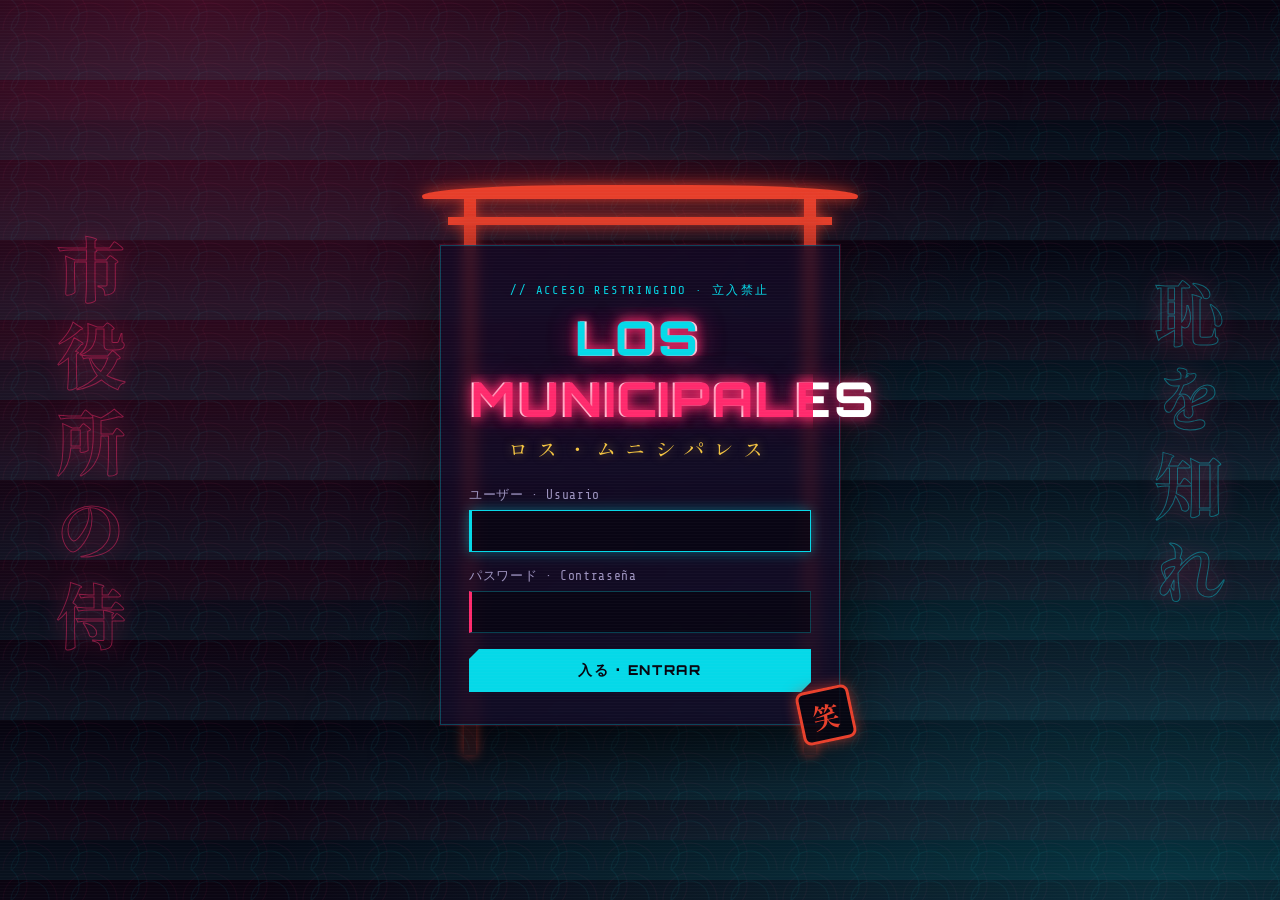
<file: index.html>
<!DOCTYPE html>
<html lang="es">
<head>
  <meta charset="UTF-8">
  <meta name="viewport" content="width=device-width, initial-scale=1.0, viewport-fit=cover">
  <meta name="theme-color" content="#07040f">
  <meta name="apple-mobile-web-app-capable" content="yes">
  <meta name="apple-mobile-web-app-status-bar-style" content="black-translucent">
  <link rel="manifest" href="manifest.webmanifest">
  <link rel="icon" href="icono.svg" type="image/svg+xml">
  <title>Los Municipales</title>
  <link rel="preconnect" href="https://fonts.googleapis.com">
  <link rel="preconnect" href="https://fonts.gstatic.com" crossorigin>
  <link href="https://fonts.googleapis.com/css2?family=Orbitron:wght@500;800&family=Shippori+Mincho:wght@600;800&family=Share+Tech+Mono&display=swap" rel="stylesheet">
  <link rel="stylesheet" href="css/styles.css">
</head>
<body class="pagina-login">
  <div class="lluvia" aria-hidden="true"></div>
  <div class="kanji-lateral izq" aria-hidden="true">市役所の侍</div>
  <div class="kanji-lateral der" aria-hidden="true">恥を知れ</div>

  <main class="puerta">
    <div class="torii" aria-hidden="true">
      <span class="kasagi"></span>
      <span class="nuki"></span>
    </div>

    <div class="tarjeta">
      <p class="eyebrow">// ACCESO RESTRINGIDO · 立入禁止</p>
      <h1 class="glitch" data-text="LOS MUNICIPALES">LOS MUNICIPALES</h1>
      <p class="titulo-jp">ロス・ムニシパレス</p>

      <form id="form-login" autocomplete="off">
        <label for="usuario">ユーザー · Usuario</label>
        <input id="usuario" name="usuario" type="text" required autofocus spellcheck="false">

        <label for="contrasena">パスワード · Contraseña</label>
        <input id="contrasena" name="contrasena" type="password" required>

        <p id="error" class="error" role="alert" hidden></p>

        <button type="submit" class="boton-neon">入る · ENTRAR</button>
      </form>

      <span class="hanko" aria-hidden="true">笑</span>
    </div>
  </main>

  <script src="js/auth.js"></script>
  <script src="js/burlas.js"></script>
  <script>
    if (usuarioActual()) window.location.replace("inicio.html");

    const form = document.getElementById("form-login");
    const error = document.getElementById("error");

    form.addEventListener("submit", async (e) => {
      e.preventDefault();
      const ok = await iniciarSesion(form.usuario.value, form.contrasena.value);
      if (ok) {
        window.location.href = "inicio.html";
        return;
      }
      error.textContent = azar(BURLAS_LOGIN);
      error.hidden = false;
      form.classList.remove("temblor");
      void form.offsetWidth; // reinicia la animación
      form.classList.add("temblor");
      form.contrasena.value = "";
      form.contrasena.focus();
    });
  </script>
</body>
</html>
</file>
<file: css/styles.css>
/* =====================================================================
   Los Municipales — cyberpunk japonés tradicional, pensado para teléfono
   Neón magenta/cian sobre tinta índigo, con bermellón de torii,
   oro de templo, olas seigaiha y caligrafía mincho.
   ===================================================================== */

:root {
  --tinta: #07040f;
  --tinta-2: #120a24;
  --panel: rgba(18, 10, 36, 0.78);
  --texto: #ece6ff;
  --suave: #9d93bf;
  --magenta: #ff2a6d;
  --cian: #05d9e8;
  --bermellon: #e8402c;
  --oro: #f5c542;
  --verde: #39ff88;
  --borde: rgba(5, 217, 232, 0.28);

  --f-cyber: "Orbitron", system-ui, sans-serif;
  --f-jp: "Shippori Mincho", "Yu Mincho", serif;
  --f-mono: "Share Tech Mono", ui-monospace, monospace;
}

* { box-sizing: border-box; }

html { color-scheme: dark; }

body {
  margin: 0;
  min-height: 100vh;
  min-height: 100dvh;
  font-family: var(--f-mono);
  color: var(--texto);
  background-color: var(--tinta);
  overflow-x: hidden;
  -webkit-tap-highlight-color: transparent;
  -webkit-text-size-adjust: 100%;
}

/* Olas seigaiha + resplandor de neón en una capa fija
   (background-attachment: fixed va muy lento en teléfonos) */
body::before {
  content: "";
  position: fixed;
  inset: 0;
  z-index: -1;
  pointer-events: none;
  background-image:
    radial-gradient(ellipse at 15% 0%, rgba(255, 42, 109, 0.22), transparent 55%),
    radial-gradient(ellipse at 90% 100%, rgba(5, 217, 232, 0.18), transparent 55%),
    radial-gradient(circle at 50% 100%, transparent 18px, rgba(5, 217, 232, 0.07) 19px, transparent 20px, transparent 26px, rgba(255, 42, 109, 0.06) 27px, transparent 28px),
    radial-gradient(circle at 0% 50%, transparent 18px, rgba(5, 217, 232, 0.07) 19px, transparent 20px, transparent 26px, rgba(255, 42, 109, 0.06) 27px, transparent 28px);
  background-size: auto, auto, 60px 30px, 60px 30px;
}

/* Líneas de escaneo de monitor CRT */
body::after {
  content: "";
  position: fixed;
  inset: 0;
  pointer-events: none;
  background: repeating-linear-gradient(to bottom, rgba(255, 255, 255, 0.025) 0 1px, transparent 1px 3px);
  z-index: 50;
}

button, a, input { touch-action: manipulation; }

[hidden] { display: none !important; }

/* Lluvia de neón: se anima con transform (GPU), no con background-position */
.lluvia {
  position: fixed;
  left: 0;
  right: 0;
  top: -240px;
  height: calc(100% + 240px);
  pointer-events: none;
  background-image:
    linear-gradient(to bottom, transparent, rgba(5, 217, 232, 0.35)),
    linear-gradient(to bottom, transparent, rgba(255, 42, 109, 0.25));
  background-size: 1px 80px, 1px 120px;
  background-position: 0 0, 37px 0;
  background-repeat: repeat;
  opacity: 0.2;
  will-change: transform;
  animation: lluvia 2.4s linear infinite;
  z-index: 0;
}

@keyframes lluvia {
  to { transform: translate3d(0, 240px, 0); }
}

/* ---------- Tipografía y utilidades ---------- */
.eyebrow {
  margin: 0 0 8px;
  font-size: 0.75rem;
  letter-spacing: 0.2em;
  color: var(--cian);
}

h1, h2, h3 { font-family: var(--f-cyber); margin: 0; }

.glitch {
  position: relative;
  font-size: clamp(1.8rem, 6vw, 3rem);
  font-weight: 800;
  letter-spacing: 0.06em;
  color: #fff;
  text-shadow: 0 0 12px rgba(255, 42, 109, 0.8), 0 0 30px rgba(255, 42, 109, 0.4);
}

.glitch::before,
.glitch::after {
  content: attr(data-text);
  position: absolute;
  inset: 0;
  overflow: hidden;
}

.glitch::before {
  color: var(--cian);
  transform: translate(-2px, 0);
  clip-path: inset(0 0 60% 0);
  animation: glitch 3.2s infinite steps(1);
}

.glitch::after {
  color: var(--magenta);
  transform: translate(2px, 0);
  clip-path: inset(55% 0 0 0);
  animation: glitch 2.7s infinite steps(1) reverse;
}

@keyframes glitch {
  0%, 88%, 100% { transform: translate(0); opacity: 0; }
  90% { transform: translate(-4px, 1px); opacity: 1; }
  93% { transform: translate(3px, -1px); opacity: 1; }
  96% { transform: translate(-1px, 2px); opacity: 1; }
}

.boton-neon {
  font-family: var(--f-cyber);
  font-weight: 800;
  font-size: 0.85rem;
  letter-spacing: 0.12em;
  color: var(--tinta);
  background: var(--cian);
  border: none;
  padding: 12px 20px;
  cursor: pointer;
  clip-path: polygon(10px 0, 100% 0, 100% calc(100% - 10px), calc(100% - 10px) 100%, 0 100%, 0 10px);
  box-shadow: 0 0 18px rgba(5, 217, 232, 0.5);
  transition: background 0.15s, transform 0.1s;
}

.boton-neon:hover { background: var(--magenta); color: #fff; }
.boton-neon:active { transform: scale(0.97); }
.boton-neon:disabled { opacity: 0.35; cursor: not-allowed; }

.boton-fantasma {
  font-family: var(--f-mono);
  background: transparent;
  color: var(--magenta);
  border: 1px solid var(--magenta);
  padding: 6px 12px;
  cursor: pointer;
}

.boton-fantasma:hover { background: var(--magenta); color: #fff; box-shadow: 0 0 14px var(--magenta); }

:focus-visible { outline: 2px solid var(--oro); outline-offset: 2px; }

/* =====================================================================
   LOGIN
   ===================================================================== */
.pagina-login {
  display: grid;
  place-items: center;
  padding: 16px;
}

.kanji-lateral {
  position: fixed;
  top: 50%;
  transform: translateY(-50%);
  writing-mode: vertical-rl;
  font-family: var(--f-jp);
  font-weight: 800;
  font-size: clamp(2rem, 6vw, 4.5rem);
  letter-spacing: 0.2em;
  color: transparent;
  -webkit-text-stroke: 1px rgba(255, 42, 109, 0.45);
  text-shadow: 0 0 24px rgba(255, 42, 109, 0.25);
  pointer-events: none;
  user-select: none;
}

.kanji-lateral.izq { left: 3vw; }
.kanji-lateral.der { right: 3vw; -webkit-text-stroke-color: rgba(5, 217, 232, 0.4); }

.puerta {
  position: relative;
  width: 100%;
  max-width: 400px;
  padding-top: 70px;
  z-index: 1;
}

/* Torii de neón sobre la tarjeta */
.torii {
  position: absolute;
  top: 0;
  left: -18px;
  right: -18px;
  height: 90px;
  pointer-events: none;
}

.torii .kasagi,
.torii .nuki {
  position: absolute;
  left: 0;
  right: 0;
  background: var(--bermellon);
  box-shadow: 0 0 14px rgba(232, 64, 44, 0.9), 0 0 40px rgba(232, 64, 44, 0.4);
}

.torii .kasagi {
  top: 10px;
  height: 14px;
  border-radius: 50% 50% 4px 4px / 100% 100% 4px 4px;
}

.torii .nuki { top: 42px; left: 26px; right: 26px; height: 8px; }

.torii::before,
.torii::after {
  content: "";
  position: absolute;
  top: 20px;
  width: 12px;
  height: 100vh;
  max-height: 560px;
  background: linear-gradient(to bottom, var(--bermellon), rgba(232, 64, 44, 0.15));
  box-shadow: 0 0 12px rgba(232, 64, 44, 0.7);
}

.torii::before { left: 42px; }
.torii::after { right: 42px; }

.tarjeta {
  position: relative;
  background: var(--panel);
  backdrop-filter: blur(6px);
  border: 1px solid var(--borde);
  padding: 36px 28px 32px;
  box-shadow: 0 0 0 1px rgba(255, 42, 109, 0.15), 0 20px 60px rgba(0, 0, 0, 0.6);
  text-align: center;
}

.titulo-jp {
  margin: 4px 0 24px;
  font-family: var(--f-jp);
  font-size: 1.3rem;
  color: var(--oro);
  letter-spacing: 0.4em;
  text-shadow: 0 0 10px rgba(245, 197, 66, 0.5);
}

form { display: flex; flex-direction: column; gap: 6px; text-align: left; }

label { font-size: 0.8rem; color: var(--suave); letter-spacing: 0.05em; }

input {
  font-family: var(--f-mono);
  font-size: 1rem;
  color: var(--texto);
  background: rgba(7, 4, 15, 0.7);
  border: 1px solid var(--borde);
  border-left: 3px solid var(--magenta);
  padding: 11px 12px;
  margin-bottom: 10px;
  width: 100%;
}

input:focus { outline: none; border-color: var(--cian); box-shadow: 0 0 12px rgba(5, 217, 232, 0.4); }

.error {
  margin: 0 0 10px;
  padding: 10px 12px;
  color: #fff;
  background: rgba(232, 64, 44, 0.18);
  border: 1px solid var(--bermellon);
  font-size: 0.9rem;
}

.temblor { animation: temblor 0.4s; }

@keyframes temblor {
  20%, 60% { transform: translateX(-8px); }
  40%, 80% { transform: translateX(8px); }
}

.hanko {
  position: absolute;
  bottom: -18px;
  right: -14px;
  width: 54px;
  height: 54px;
  display: grid;
  place-items: center;
  font-family: var(--f-jp);
  font-weight: 800;
  font-size: 1.7rem;
  color: var(--bermellon);
  border: 3px solid var(--bermellon);
  border-radius: 8px;
  background: rgba(7, 4, 15, 0.85);
  transform: rotate(-12deg);
  box-shadow: 0 0 14px rgba(232, 64, 44, 0.6);
}

/* =====================================================================
   PÁGINA PRIVADA
   ===================================================================== */
.barra {
  position: sticky;
  top: 0;
  z-index: 10;
  display: flex;
  justify-content: space-between;
  align-items: center;
  gap: 10px;
  padding: calc(10px + env(safe-area-inset-top)) max(12px, env(safe-area-inset-right)) 10px max(12px, env(safe-area-inset-left));
  background: rgba(7, 4, 15, 0.92);
  backdrop-filter: blur(8px);
  border-bottom: 1px solid var(--magenta);
  box-shadow: 0 0 20px rgba(255, 42, 109, 0.35);
}

.logo {
  font-family: var(--f-jp);
  font-weight: 800;
  font-size: 1.2rem;
  color: var(--oro);
}

.logo small {
  font-family: var(--f-cyber);
  font-size: 0.6rem;
  letter-spacing: 0.2em;
  color: var(--cian);
  margin-left: 6px;
}

.barra-derecha { display: flex; align-items: center; gap: 8px; }
.saludo { color: var(--cian); }

/* Botón "Competir online" arriba a la derecha */
.boton-online {
  display: inline-flex;
  align-items: center;
  gap: 6px;
  min-height: 40px;
  padding: 8px 14px;
  font-family: var(--f-cyber);
  font-weight: 800;
  font-size: 0.72rem;
  letter-spacing: 0.06em;
  color: #fff;
  text-decoration: none;
  background: linear-gradient(135deg, var(--magenta), #b3005a);
  clip-path: polygon(8px 0, 100% 0, 100% calc(100% - 8px), calc(100% - 8px) 100%, 0 100%, 0 8px);
  box-shadow: 0 0 18px rgba(255, 42, 109, 0.6);
  animation: pulso-online 1.6s ease-in-out infinite alternate;
}

.boton-online b { font-family: var(--f-jp); font-size: 1rem; }

@keyframes pulso-online { to { filter: brightness(1.25); } }

.barra .boton-fantasma { min-height: 40px; }

.estado-jugador { display: flex; flex-wrap: wrap; gap: 6px 16px; margin: 0 0 8px; font-size: 0.9rem; }
.derrotas { color: var(--bermellon); }
.derrotas b { color: #fff; }

.contenido {
  position: relative;
  z-index: 1;
  max-width: 1000px;
  margin: 0 auto;
  padding: 32px 16px 64px;
}

.hero { margin-bottom: 40px; }
.hero-texto { color: var(--suave); max-width: 560px; line-height: 1.6; }

.seccion {
  display: flex;
  align-items: center;
  gap: 12px;
  font-size: 1.1rem;
  letter-spacing: 0.1em;
  text-transform: uppercase;
  margin: 0 0 16px;
  padding-bottom: 8px;
  border-bottom: 1px solid var(--borde);
}

.seccion span {
  font-family: var(--f-jp);
  font-size: 1.6rem;
  color: var(--magenta);
  text-shadow: 0 0 12px var(--magenta);
}

section + section { margin-top: 44px; }

/* ---------- Miembros ---------- */
.miembros {
  display: grid;
  grid-template-columns: repeat(auto-fit, minmax(200px, 1fr));
  gap: 14px;
}

.miembro {
  display: flex;
  flex-direction: column;
  gap: 4px;
  padding: 18px;
  background: var(--panel);
  border: 1px solid var(--borde);
  border-top: 3px solid var(--bermellon);
}

.miembro.yo { border-color: var(--magenta); box-shadow: 0 0 18px rgba(255, 42, 109, 0.35); }
.miembro-kana { font-family: var(--f-jp); color: var(--oro); font-size: 1.1rem; }
.miembro-nombre { font-family: var(--f-cyber); font-weight: 800; font-size: 1.2rem; }
.miembro-rango { color: var(--suave); font-size: 0.85rem; }

/* ---------- Juegos ---------- */
.juegos {
  display: grid;
  grid-template-columns: repeat(auto-fit, minmax(280px, 1fr));
  gap: 18px;
}

.juego {
  display: flex;
  flex-direction: column;
  gap: 12px;
  padding: 20px;
  background: var(--panel);
  border: 1px solid var(--borde);
  clip-path: polygon(0 0, calc(100% - 18px) 0, 100% 18px, 100% 100%, 18px 100%, 0 calc(100% - 18px));
}

.juego header { display: flex; align-items: center; gap: 12px; }

.kanji-juego {
  font-family: var(--f-jp);
  font-weight: 800;
  font-size: 2rem;
  color: var(--cian);
  text-shadow: 0 0 14px var(--cian);
}

.juego h3 { font-size: 0.95rem; letter-spacing: 0.06em; }
.instrucciones { margin: 0; color: var(--suave); font-size: 0.85rem; line-height: 1.5; }
.juego > .boton-neon { margin-top: auto; align-self: flex-start; }

.pregunta { margin: 0; font-size: 1rem; min-height: 1.2em; }
.pregunta:empty, .progreso:empty, .pista:empty { display: none; }
.progreso, .pista { margin: 0; color: var(--oro); font-size: 0.85rem; }

.opciones { display: grid; gap: 8px; }

.opcion {
  font-family: var(--f-mono);
  font-size: 0.95rem;
  text-align: left;
  color: var(--texto);
  background: rgba(7, 4, 15, 0.6);
  border: 1px solid var(--borde);
  padding: 10px 12px;
  cursor: pointer;
}

.opcion:hover:not(:disabled) { border-color: var(--cian); box-shadow: 0 0 10px rgba(5, 217, 232, 0.35); }
.opcion.correcta { border-color: var(--verde); color: var(--verde); }
.opcion.incorrecta { border-color: var(--bermellon); color: var(--bermellon); text-decoration: line-through; }

.zona-reflejos {
  display: grid;
  place-items: center;
  height: 130px;
  font-family: var(--f-jp);
  font-weight: 800;
  font-size: 1.4rem;
  color: var(--suave);
  background: rgba(7, 4, 15, 0.6);
  border: 1px dashed var(--borde);
  cursor: pointer;
  user-select: none;
}

.zona-reflejos:disabled { cursor: default; }
.zona-reflejos.esperando { color: var(--oro); border-color: var(--oro); }

.zona-reflejos.ya {
  font-size: 3.5rem;
  color: #fff;
  background: var(--bermellon);
  border: 1px solid var(--bermellon);
  box-shadow: 0 0 40px rgba(232, 64, 44, 0.8);
}

.marcador {
  display: flex;
  justify-content: space-between;
  font-size: 0.85rem;
  color: var(--suave);
}

.marcador b { color: var(--oro); }

/* Atrapa al ninja */
.tablero-ninja {
  display: grid;
  grid-template-columns: repeat(3, 1fr);
  gap: 8px;
}

.celda-ninja {
  aspect-ratio: 1;
  font-family: var(--f-jp);
  font-weight: 800;
  font-size: 2rem;
  color: #fff;
  background: rgba(7, 4, 15, 0.6);
  border: 1px solid var(--borde);
  cursor: pointer;
  touch-action: manipulation;
  transition: transform 0.08s;
}

.celda-ninja:disabled { cursor: default; }
.celda-ninja.ninja { background: rgba(5, 217, 232, 0.2); border-color: var(--cian); text-shadow: 0 0 12px var(--cian); }
.celda-ninja.demonio { background: rgba(232, 64, 44, 0.25); border-color: var(--bermellon); text-shadow: 0 0 12px var(--bermellon); }
.celda-ninja.golpe { transform: scale(0.85); background: var(--verde); }
.celda-ninja.castigo { transform: scale(0.85); background: var(--bermellon); }

/* Memorama */
.tablero-memo {
  display: grid;
  grid-template-columns: repeat(4, 1fr);
  gap: 8px;
}

.tablero-memo:empty { display: none; }

.carta {
  aspect-ratio: 3 / 4;
  font-family: var(--f-jp);
  font-weight: 800;
  font-size: 1.8rem;
  color: #fff;
  cursor: pointer;
  border: 1px solid var(--magenta);
  /* Reverso: rombos tipo tela de kimono */
  background:
    repeating-linear-gradient(45deg, rgba(255, 42, 109, 0.25) 0 6px, transparent 6px 12px),
    repeating-linear-gradient(-45deg, rgba(255, 42, 109, 0.25) 0 6px, transparent 6px 12px),
    var(--tinta-2);
}

.carta.abierta { background: var(--tinta-2); border-color: var(--cian); text-shadow: 0 0 10px var(--cian); cursor: default; }
.carta.par { border-color: var(--oro); color: var(--oro); text-shadow: 0 0 10px var(--oro); }
.carta:disabled { cursor: default; }

/* Piedra, papel o tijera */
.botones-ppt { display: grid; grid-template-columns: repeat(3, 1fr); gap: 8px; }

.opcion-ppt {
  display: flex;
  flex-direction: column;
  align-items: center;
  gap: 4px;
  padding: 12px 4px;
  font-size: 2rem;
  color: var(--texto);
  background: rgba(7, 4, 15, 0.6);
  border: 1px solid var(--borde);
  cursor: pointer;
}

.opcion-ppt small { font-family: var(--f-mono); font-size: 0.75rem; color: var(--suave); }
.opcion-ppt:hover:not(:disabled) { border-color: var(--magenta); box-shadow: 0 0 12px rgba(255, 42, 109, 0.4); }
.opcion-ppt:disabled { opacity: 0.4; cursor: default; }

.fila-adivina { flex-direction: row; gap: 8px; }
.fila-adivina input { margin: 0; flex: 1; min-width: 0; }

/* ---------- Modal de resultado ---------- */
.modal {
  position: fixed;
  inset: 0;
  z-index: 100;
  display: grid;
  place-items: center;
  padding: 16px;
  background: rgba(7, 4, 15, 0.85);
  backdrop-filter: blur(4px);
}

.modal[hidden] { display: none; }

.modal-caja {
  width: 100%;
  max-width: 440px;
  padding: 32px 24px;
  text-align: center;
  background: var(--tinta-2);
  border: 1px solid var(--cian);
  box-shadow: 0 0 40px rgba(5, 217, 232, 0.35);
  animation: aparecer 0.25s ease-out;
}

.modal.perdio .modal-caja { border-color: var(--bermellon); box-shadow: 0 0 50px rgba(232, 64, 44, 0.5); }

.modal-kanji {
  display: block;
  font-family: var(--f-jp);
  font-weight: 800;
  font-size: 5rem;
  line-height: 1;
  color: var(--cian);
  text-shadow: 0 0 24px var(--cian);
}

.modal.perdio .modal-kanji { color: var(--bermellon); text-shadow: 0 0 24px var(--bermellon); }

.modal-veredicto {
  margin: 8px 0 0;
  font-family: var(--f-cyber);
  font-weight: 800;
  letter-spacing: 0.3em;
  color: var(--suave);
}

.modal-mensaje {
  margin: 18px 0 24px;
  font-family: var(--f-jp);
  font-weight: 800;
  font-size: 1.35rem;
  line-height: 1.4;
  color: #fff;
}

@keyframes aparecer {
  from { transform: scale(0.85); opacity: 0; }
  to { transform: scale(1); opacity: 1; }
}

/* ---------- Celular ---------- */
@media (max-width: 600px) {
  .kanji-lateral { opacity: 0.35; }
  .logo small { display: none; }
  .barra .boton-fantasma { padding: 6px 10px; font-size: 0.8rem; }
  .contenido { padding: 24px 14px calc(48px + env(safe-area-inset-bottom)); }
  .hero { margin-bottom: 28px; }
  .juego { padding: 16px; }
  .opcion { min-height: 48px; }
  .zona-reflejos { height: 150px; }
  .boton-neon { min-height: 46px; }
}

@media (prefers-reduced-motion: reduce) {
  .lluvia, .glitch::before, .glitch::after { animation: none; }
}
</file>
